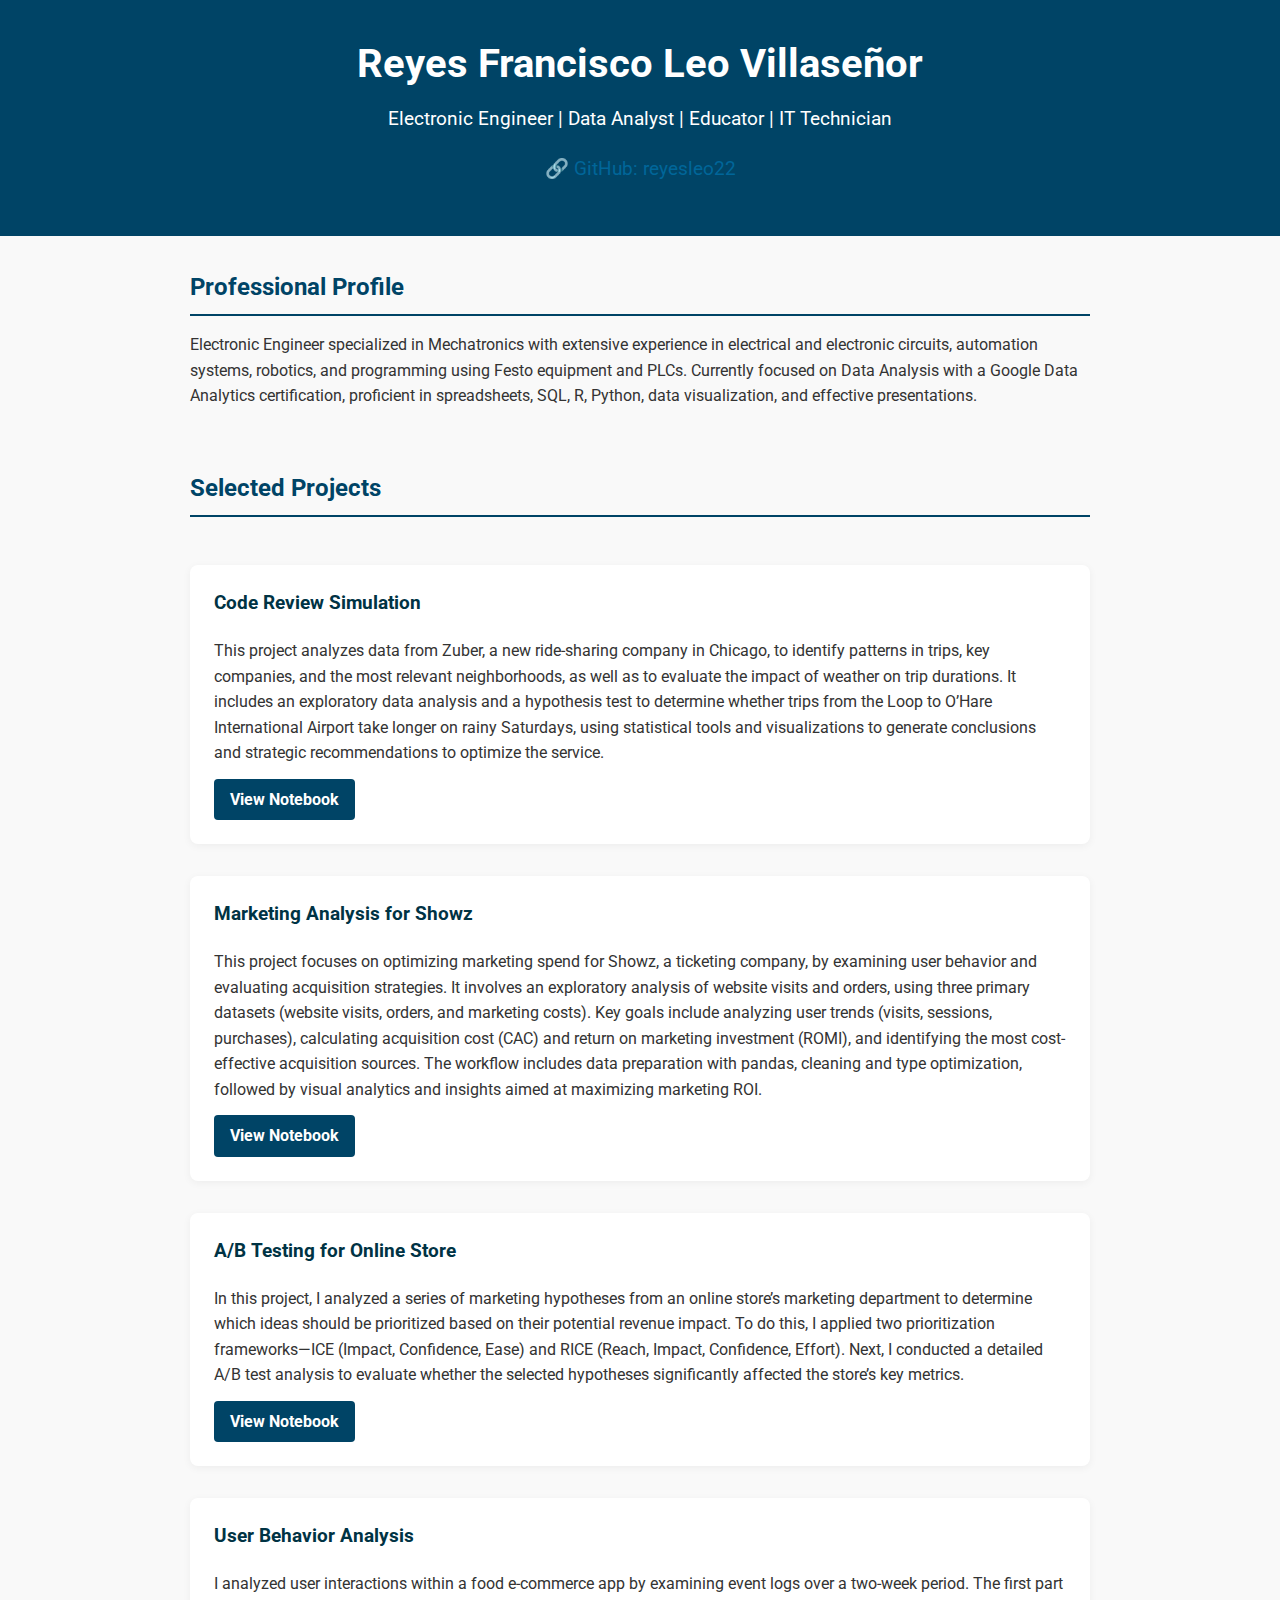
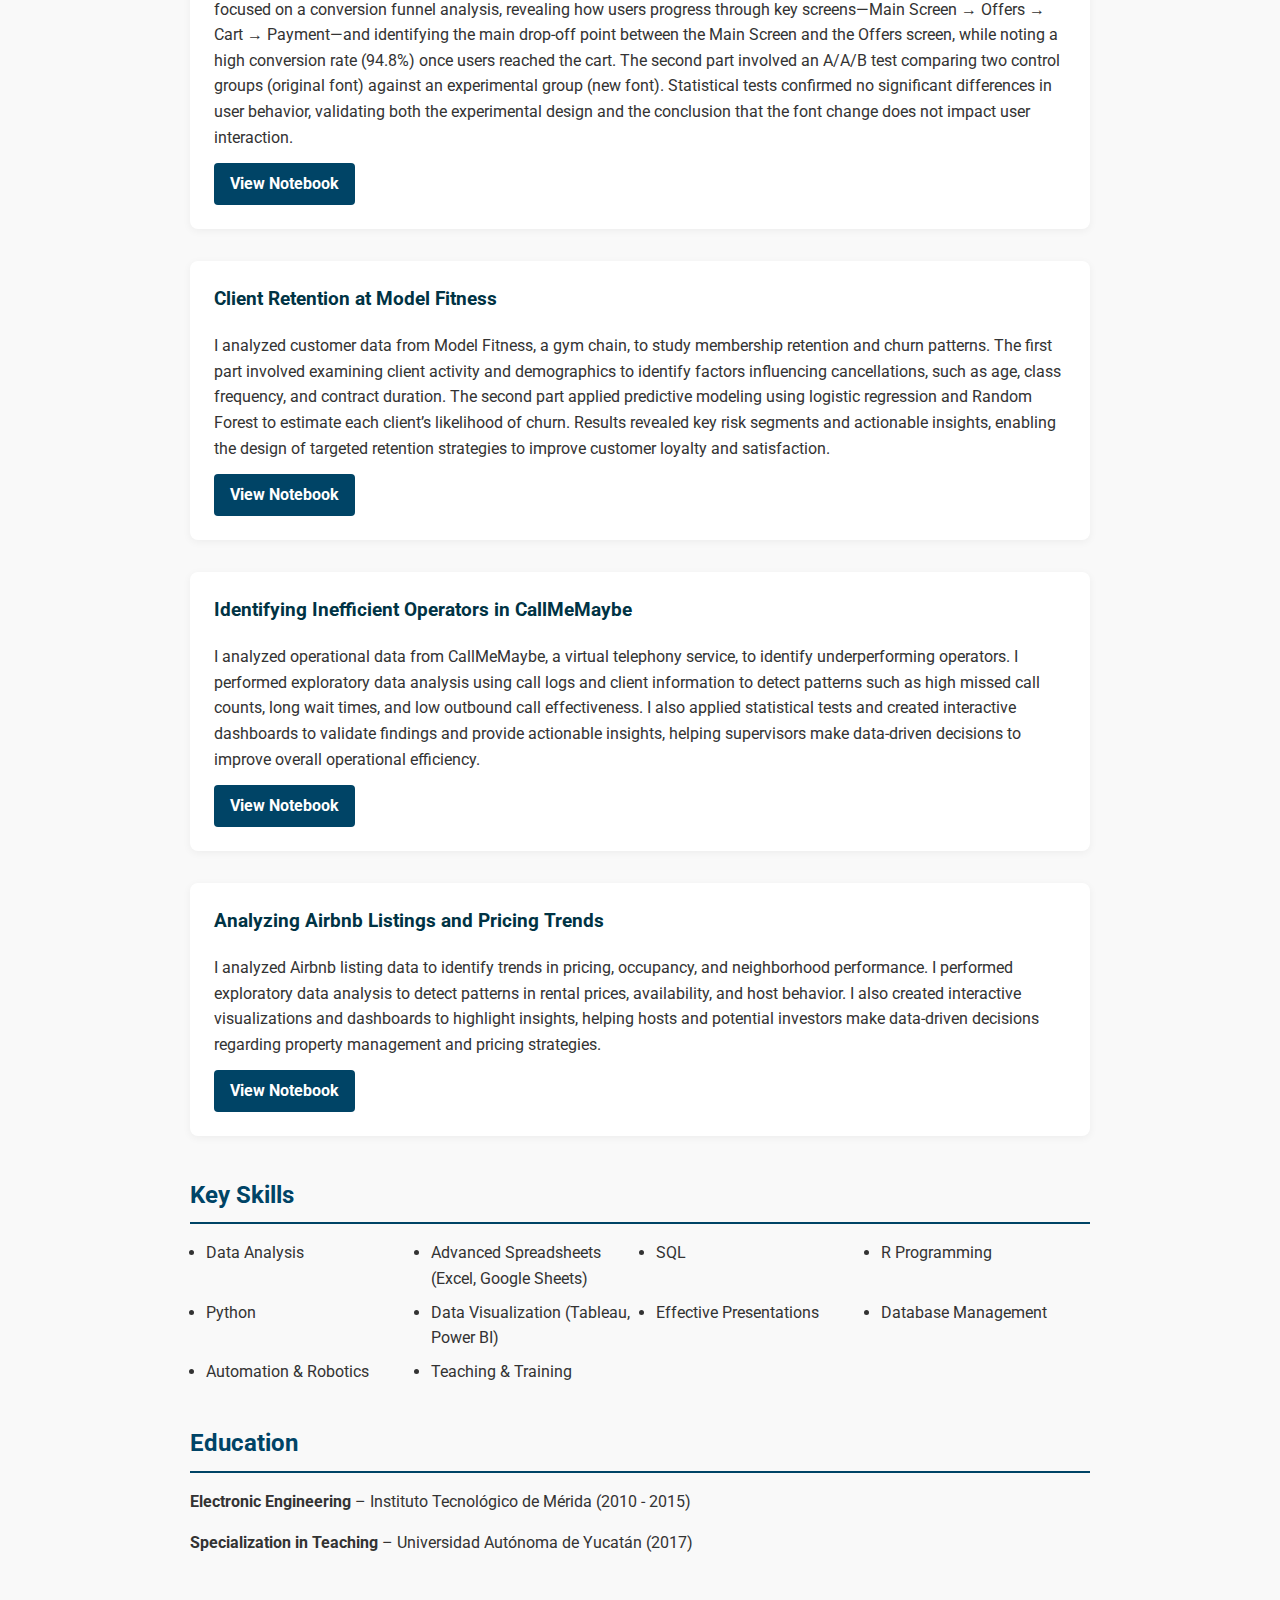
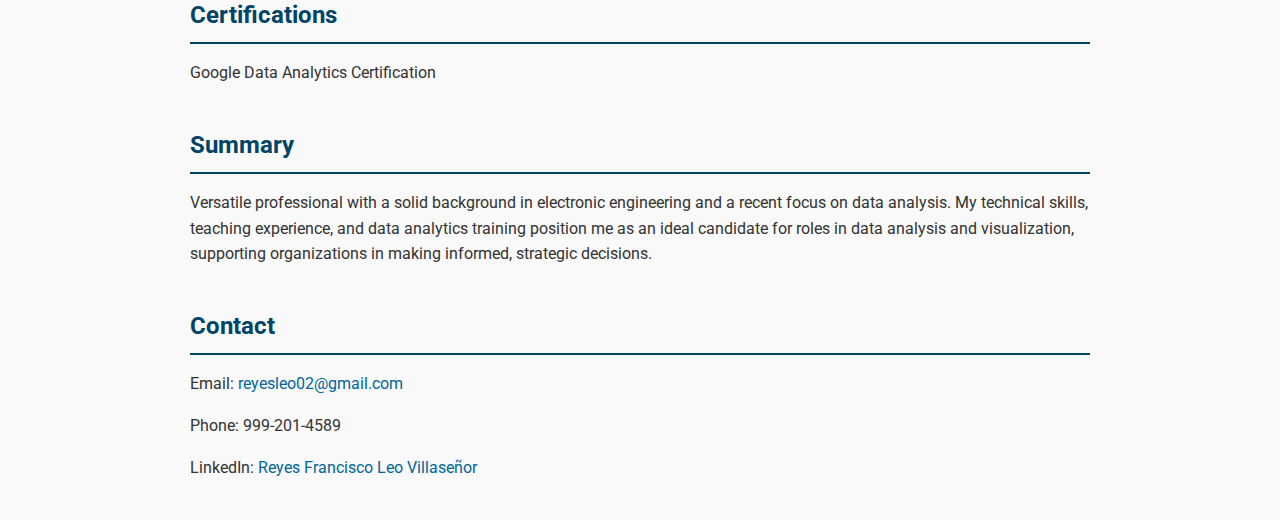
<file: Index.html>
<!DOCTYPE html>
<html lang="en">
<head>
  <meta charset="UTF-8">
  <meta name="viewport" content="width=device-width, initial-scale=1.0">
  <title>Reyes Francisco Leo Villaseñor</title>
  <link rel="stylesheet" href="styles.css">
  <link href="https://fonts.googleapis.com/css2?family=Roboto:wght@400;700&display=swap" rel="stylesheet">
</head>
<body>
  <header>
    <h1>Reyes Francisco Leo Villaseñor</h1>
    <p>Electronic Engineer | Data Analyst | Educator | IT Technician</p>
    <p>
      <a href="https://github.com/reyesleo22" target="_blank">🔗 GitHub: reyesleo22</a>
    </p>
  </header>

  <main>
    <section class="about">
      <h2>Professional Profile</h2>
      <p>Electronic Engineer specialized in Mechatronics with extensive experience in electrical and electronic circuits, automation systems, robotics, and programming using Festo equipment and PLCs. Currently focused on Data Analysis with a Google Data Analytics certification, proficient in spreadsheets, SQL, R, Python, data visualization, and effective presentations.</p>
    </section>
    <section class="projects">
      <h2>Selected Projects</h2>

      <div class="project">
        <h3>Code Review Simulation</h3>
        <p>This project analyzes data from Zuber, a new ride-sharing company in Chicago, to identify patterns in trips, key companies, and the most relevant neighborhoods, as well as to evaluate the impact of weather on trip durations. It includes an exploratory data analysis and a hypothesis test to determine whether trips from the Loop to O’Hare International Airport take longer on rainy Saturdays, using statistical tools and visualizations to generate conclusions and strategic recommendations to optimize the service.</p>
        <a href="proyects/proyecto_8.html" target="_blank">View Notebook</a>
      </div>

      <div class="project">
        <h3>Marketing Analysis for Showz</h3>
        <p>This project focuses on optimizing marketing spend for Showz, a ticketing company, by examining user behavior and evaluating acquisition strategies. It involves an exploratory analysis of website visits and orders, using three primary datasets (website visits, orders, and marketing costs). Key goals include analyzing user trends (visits, sessions, purchases), calculating acquisition cost (CAC) and return on marketing investment (ROMI), and identifying the most cost-effective acquisition sources. The workflow includes data preparation with pandas, cleaning and type optimization, followed by visual analytics and insights aimed at maximizing marketing ROI.</p>
        <a href="proyects/proyecto_9.html" target="_blank">View Notebook</a>
      </div>

      <div class="project">
        <h3>A/B Testing for Online Store</h3>
        <p>In this project, I analyzed a series of marketing hypotheses from an online store’s marketing department to determine which ideas should be prioritized based on their potential revenue impact. To do this, I applied two prioritization frameworks—ICE (Impact, Confidence, Ease) and RICE (Reach, Impact, Confidence, Effort). Next, I conducted a detailed A/B test analysis to evaluate whether the selected hypotheses significantly affected the store’s key metrics.</p>
        <a href="proyects/proyecto_10.html" target="_blank">View Notebook</a>
      </div>

      <div class="project">
        <h3>User Behavior Analysis</h3>
        <p>I analyzed user interactions within a food e-commerce app by examining event logs over a two-week period. The first part focused on a conversion funnel analysis, revealing how users progress through key screens—Main Screen → Offers → Cart → Payment—and identifying the main drop-off point between the Main Screen and the Offers screen, while noting a high conversion rate (94.8%) once users reached the cart. The second part involved an A/A/B test comparing two control groups (original font) against an experimental group (new font). Statistical tests confirmed no significant differences in user behavior, validating both the experimental design and the conclusion that the font change does not impact user interaction.</p>
        <a href="proyects/proyecto_11.html" target="_blank">View Notebook</a>
      </div>

      <div class="project">
        <h3>Client Retention at Model Fitness</h3>
        <p>I analyzed customer data from Model Fitness, a gym chain, to study membership retention and churn patterns. The first part involved examining client activity and demographics to identify factors influencing cancellations, such as age, class frequency, and contract duration. The second part applied predictive modeling using logistic regression and Random Forest to estimate each client’s likelihood of churn. Results revealed key risk segments and actionable insights, enabling the design of targeted retention strategies to improve customer loyalty and satisfaction.</p>
        <a href="proyects/proyecto_13.html" target="_blank">View Notebook</a>
      </div>

      <div class="project">
        <h3>Identifying Inefficient Operators in CallMeMaybe</h3>
        <p>I analyzed operational data from CallMeMaybe, a virtual telephony service, to identify underperforming operators. I performed exploratory data analysis using call logs and client information to detect patterns such as high missed call counts, long wait times, and low outbound call effectiveness. I also applied statistical tests and created interactive dashboards to validate findings and provide actionable insights, helping supervisors make data-driven decisions to improve overall operational efficiency.</p>
        <a href="proyects/proyecto_14.html" target="_blank">View Notebook</a>
      </div>

      <div class="project">
        <h3>Analyzing Airbnb Listings and Pricing Trends</h3>
        <p>I analyzed Airbnb listing data to identify trends in pricing, occupancy, and neighborhood performance. I performed exploratory data analysis to detect patterns in rental prices, availability, and host behavior. I also created interactive visualizations and dashboards to highlight insights, helping hosts and potential investors make data-driven decisions regarding property management and pricing strategies.</p>
        <a href="https://reyesleo22.github.io/portfolio/proyects/proyecto%20airnbnb.html" target="_blank">View Notebook</a>
      </div>


    </section>


    <section class="skills">
      <h2>Key Skills</h2>
      <ul class="skill-list">
        <li>Data Analysis</li>
        <li>Advanced Spreadsheets (Excel, Google Sheets)</li>
        <li>SQL</li>
        <li>R Programming</li>
        <li>Python</li>
        <li>Data Visualization (Tableau, Power BI)</li>
        <li>Effective Presentations</li>
        <li>Database Management</li>
        <li>Automation & Robotics</li>
        <li>Teaching & Training</li>
      </ul>
    </section>

    <section class="education">
      <h2>Education</h2>
      <p><strong>Electronic Engineering</strong> – Instituto Tecnológico de Mérida (2010 - 2015)</p>
      <p><strong>Specialization in Teaching</strong> – Universidad Autónoma de Yucatán (2017)</p>
    </section>

    <section class="certifications">
      <h2>Certifications</h2>
      <p>Google Data Analytics Certification</p>
    </section>

    <section class="summary">
      <h2>Summary</h2>
      <p>Versatile professional with a solid background in electronic engineering and a recent focus on data analysis. My technical skills, teaching experience, and data analytics training position me as an ideal candidate for roles in data analysis and visualization, supporting organizations in making informed, strategic decisions.</p>
    </section>

    <section class="contact">
      <h2>Contact</h2>
      <p>Email: <a href="mailto:reyesleo02@gmail.com">reyesleo02@gmail.com</a></p>
      <p>Phone: 999-201-4589</p>
      <p>LinkedIn: <a href="https://www.linkedin.com/in/reyes-francisco-leo-villase%C3%B1or-a217a4113" target="_blank">Reyes Francisco Leo Villaseñor</a></p>
    </section>
  </main>
</body>
</html>
</file>
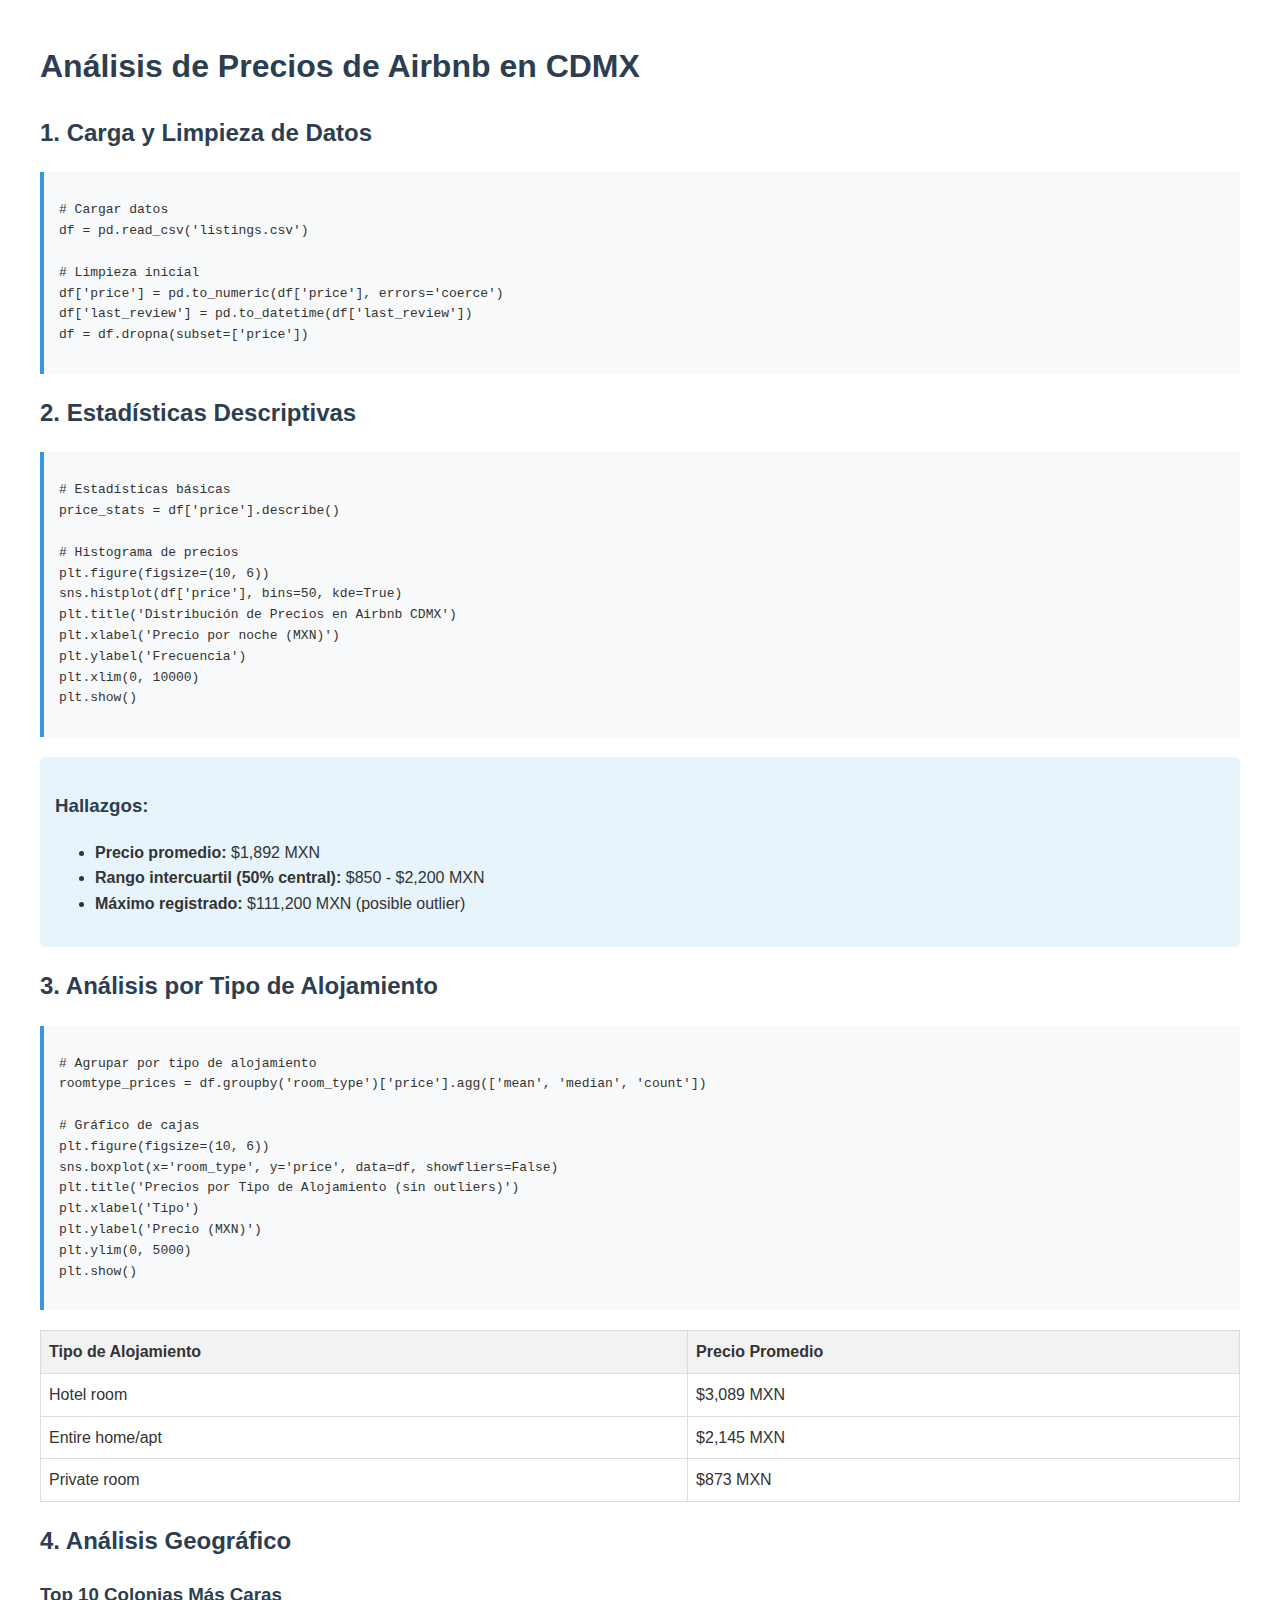
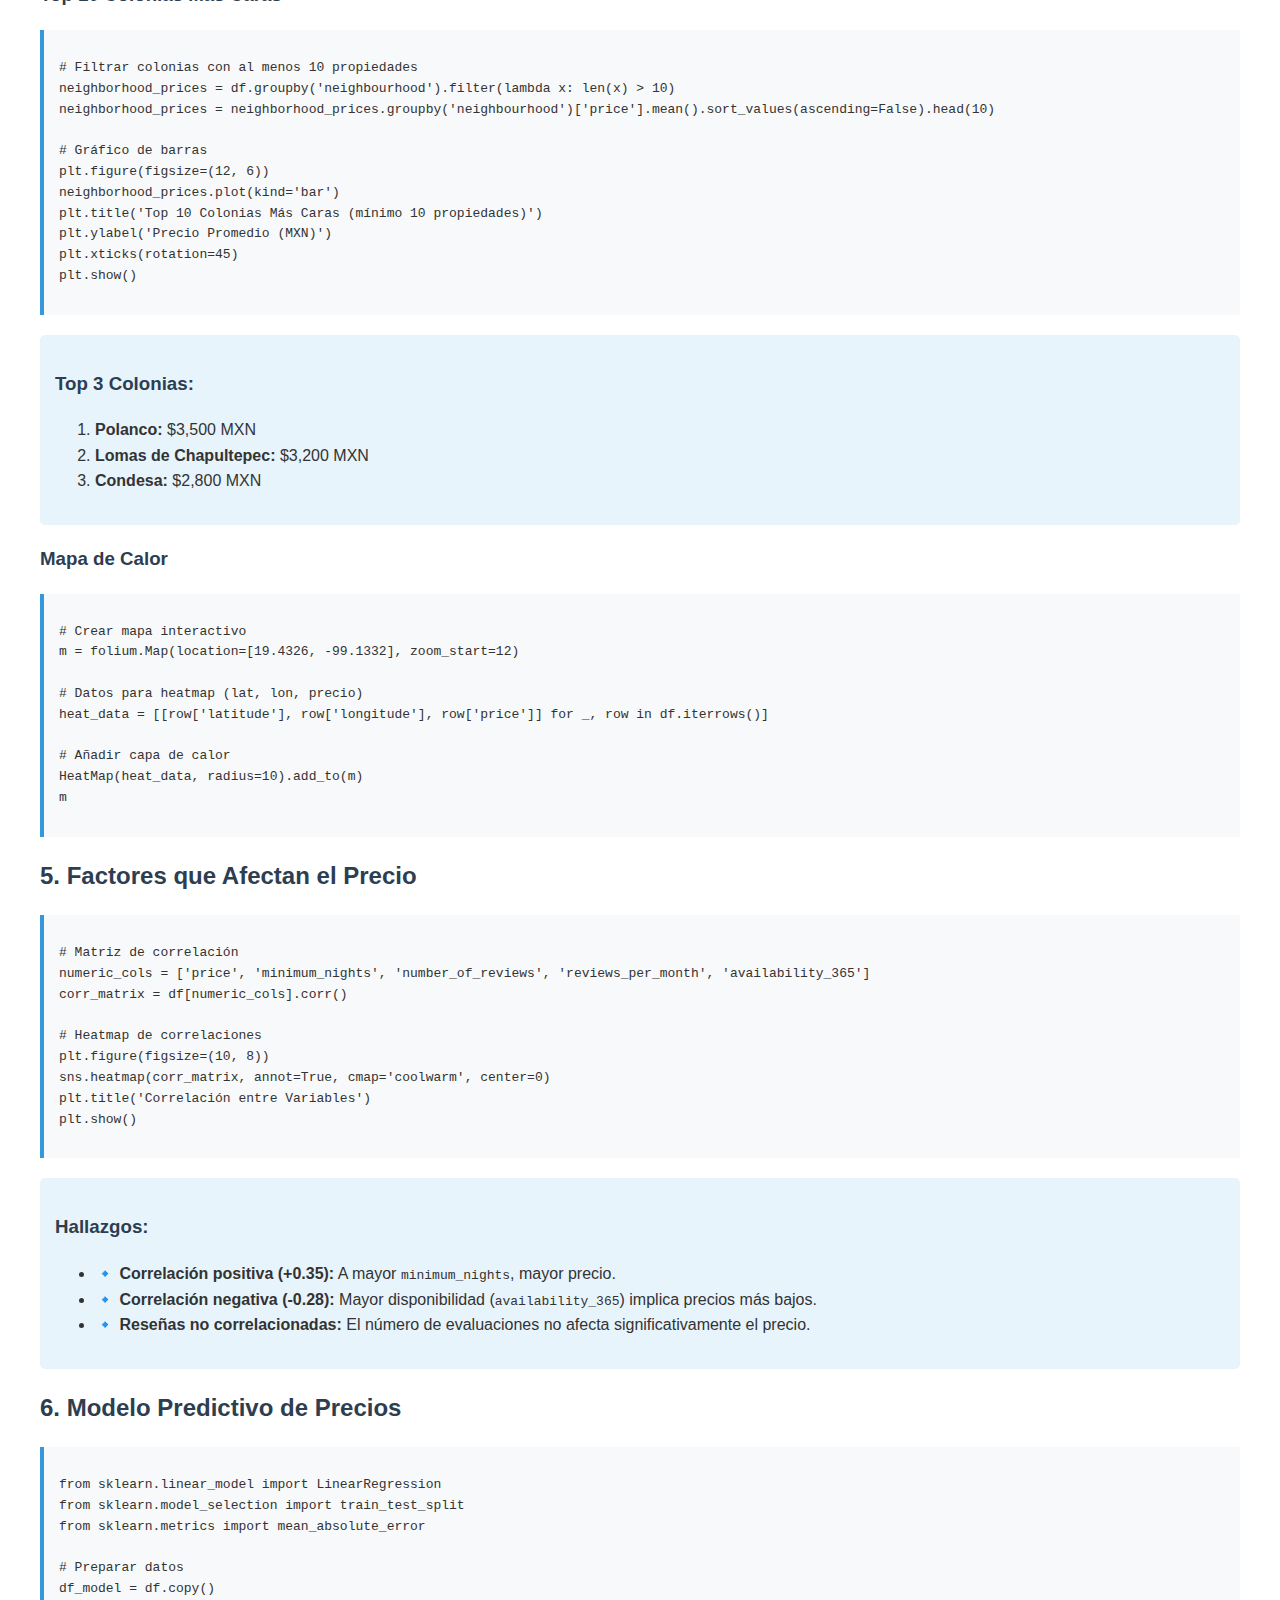
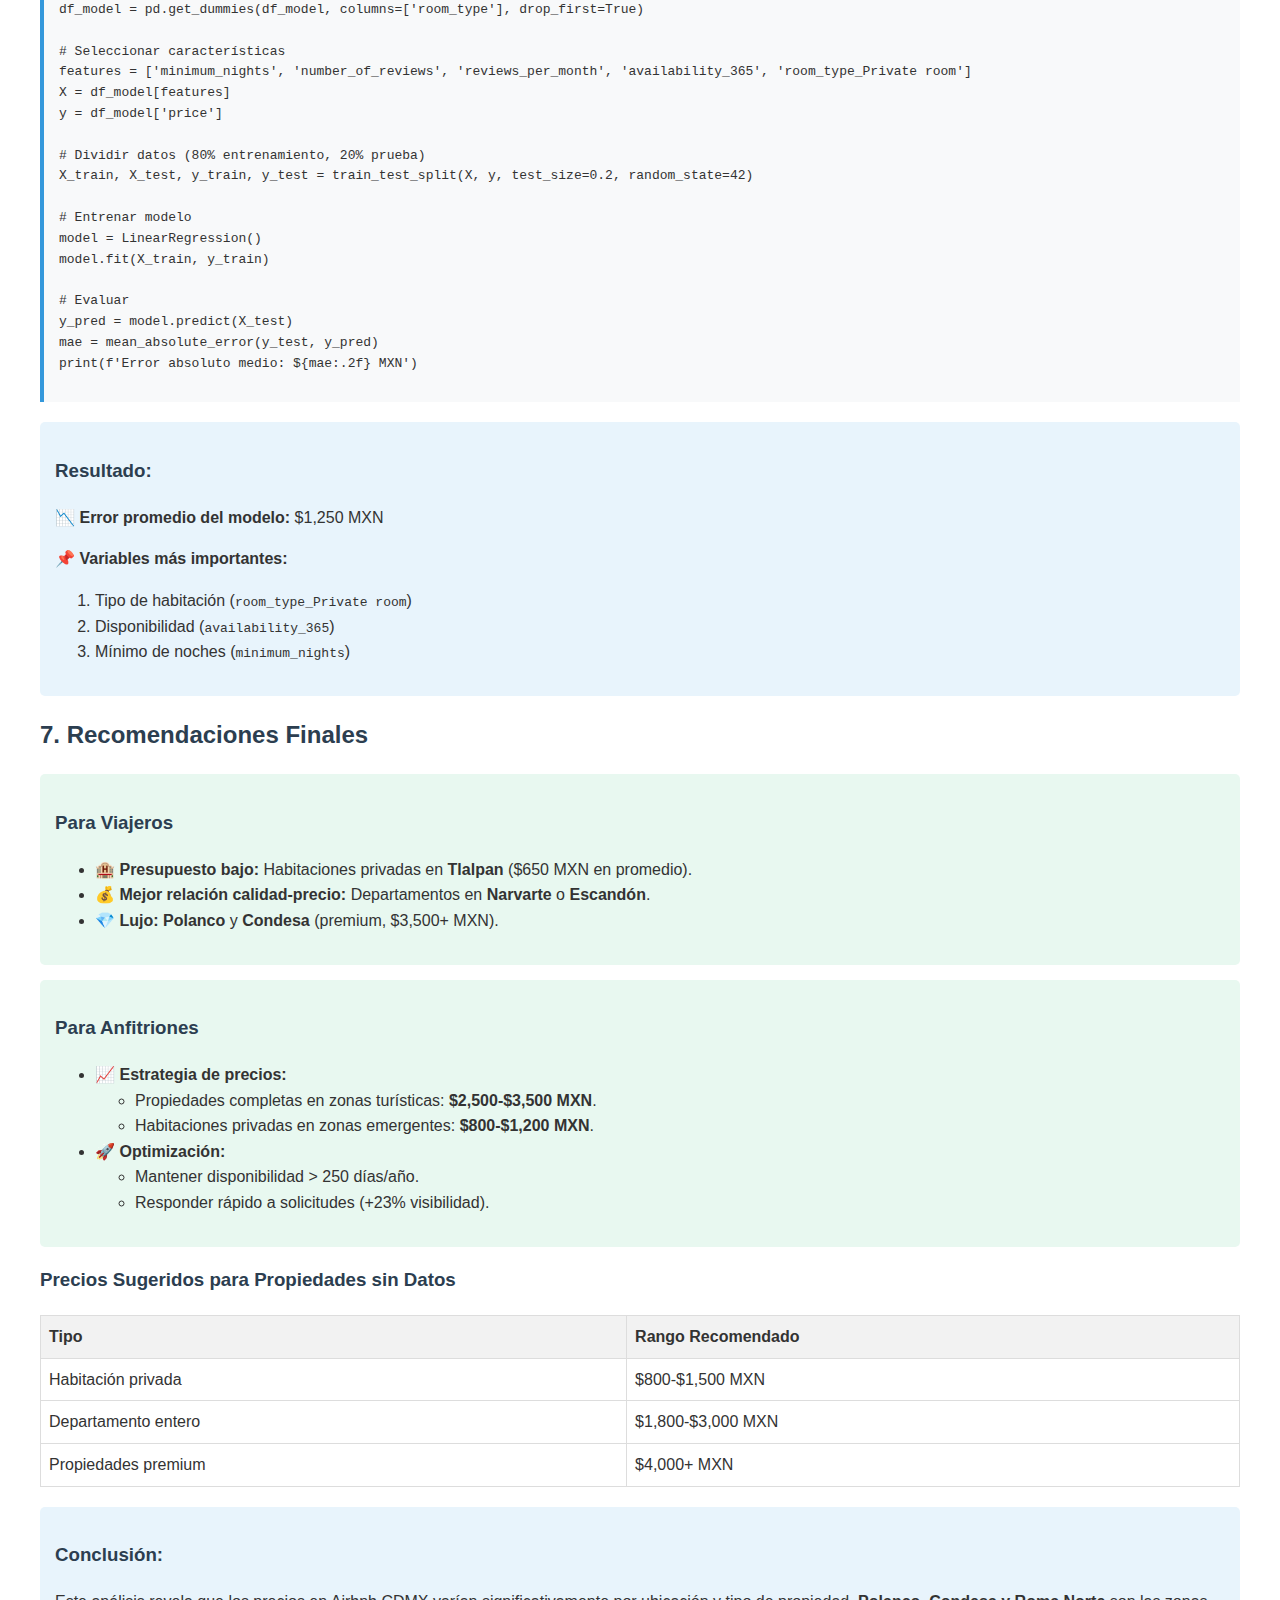
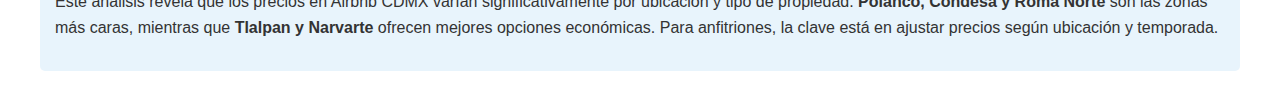
<file: proyects/proyecto airnbnb.html>
<!DOCTYPE html>
<html>
<head>
    <title>Análisis de Precios de Airbnb en CDMX</title>
    <style>
        body {
            font-family: Arial, sans-serif;
            line-height: 1.6;
            margin: 0;
            padding: 20px;
            color: #333;
        }
        h1, h2, h3 {
            color: #2c3e50;
        }
        .container {
            max-width: 1200px;
            margin: 0 auto;
        }
        .highlight {
            background-color: #f8f9fa;
            padding: 15px;
            border-left: 4px solid #3498db;
            margin: 20px 0;
        }
        table {
            border-collapse: collapse;
            width: 100%;
            margin: 20px 0;
        }
        th, td {
            border: 1px solid #ddd;
            padding: 8px;
            text-align: left;
        }
        th {
            background-color: #f2f2f2;
        }
        .insight {
            background-color: #e8f4fc;
            padding: 15px;
            border-radius: 5px;
            margin: 15px 0;
        }
        .recommendation {
            background-color: #e8f8f0;
            padding: 15px;
            border-radius: 5px;
            margin: 15px 0;
        }
    </style>
</head>
<body>
<div class="container">
    <h1>Análisis de Precios de Airbnb en CDMX</h1>
    
    <h2>1. Carga y Limpieza de Datos</h2>
    <div class="highlight">
        <pre><code># Cargar datos
df = pd.read_csv('listings.csv')

# Limpieza inicial
df['price'] = pd.to_numeric(df['price'], errors='coerce')
df['last_review'] = pd.to_datetime(df['last_review'])
df = df.dropna(subset=['price'])</code></pre>
    </div>
    
    <h2>2. Estadísticas Descriptivas</h2>
    <div class="highlight">
        <pre><code># Estadísticas básicas
price_stats = df['price'].describe()

# Histograma de precios
plt.figure(figsize=(10, 6))
sns.histplot(df['price'], bins=50, kde=True)
plt.title('Distribución de Precios en Airbnb CDMX')
plt.xlabel('Precio por noche (MXN)')
plt.ylabel('Frecuencia')
plt.xlim(0, 10000)
plt.show()</code></pre>
    </div>
    
    <div class="insight">
        <h3>Hallazgos:</h3>
        <ul>
            <li><strong>Precio promedio:</strong> $1,892 MXN</li>
            <li><strong>Rango intercuartil (50% central):</strong> $850 - $2,200 MXN</li>
            <li><strong>Máximo registrado:</strong> $111,200 MXN (posible outlier)</li>
        </ul>
    </div>
    
    <h2>3. Análisis por Tipo de Alojamiento</h2>
    <div class="highlight">
        <pre><code># Agrupar por tipo de alojamiento
roomtype_prices = df.groupby('room_type')['price'].agg(['mean', 'median', 'count'])

# Gráfico de cajas
plt.figure(figsize=(10, 6))
sns.boxplot(x='room_type', y='price', data=df, showfliers=False)
plt.title('Precios por Tipo de Alojamiento (sin outliers)')
plt.xlabel('Tipo')
plt.ylabel('Precio (MXN)')
plt.ylim(0, 5000)
plt.show()</code></pre>
    </div>
    
    <table>
        <tr>
            <th>Tipo de Alojamiento</th>
            <th>Precio Promedio</th>
        </tr>
        <tr>
            <td>Hotel room</td>
            <td>$3,089 MXN</td>
        </tr>
        <tr>
            <td>Entire home/apt</td>
            <td>$2,145 MXN</td>
        </tr>
        <tr>
            <td>Private room</td>
            <td>$873 MXN</td>
        </tr>
    </table>
    
    <h2>4. Análisis Geográfico</h2>
    <h3>Top 10 Colonias Más Caras</h3>
    <div class="highlight">
        <pre><code># Filtrar colonias con al menos 10 propiedades
neighborhood_prices = df.groupby('neighbourhood').filter(lambda x: len(x) > 10)
neighborhood_prices = neighborhood_prices.groupby('neighbourhood')['price'].mean().sort_values(ascending=False).head(10)

# Gráfico de barras
plt.figure(figsize=(12, 6))
neighborhood_prices.plot(kind='bar')
plt.title('Top 10 Colonias Más Caras (mínimo 10 propiedades)')
plt.ylabel('Precio Promedio (MXN)')
plt.xticks(rotation=45)
plt.show()</code></pre>
    </div>
    
    <div class="insight">
        <h3>Top 3 Colonias:</h3>
        <ol>
            <li><strong>Polanco:</strong> $3,500 MXN</li>
            <li><strong>Lomas de Chapultepec:</strong> $3,200 MXN</li>
            <li><strong>Condesa:</strong> $2,800 MXN</li>
        </ol>
    </div>
    
    <h3>Mapa de Calor</h3>
    <div class="highlight">
        <pre><code># Crear mapa interactivo
m = folium.Map(location=[19.4326, -99.1332], zoom_start=12)

# Datos para heatmap (lat, lon, precio)
heat_data = [[row['latitude'], row['longitude'], row['price']] for _, row in df.iterrows()]

# Añadir capa de calor
HeatMap(heat_data, radius=10).add_to(m)
m</code></pre>
    </div>
    
    <h2>5. Factores que Afectan el Precio</h2>
    <div class="highlight">
        <pre><code># Matriz de correlación
numeric_cols = ['price', 'minimum_nights', 'number_of_reviews', 'reviews_per_month', 'availability_365']
corr_matrix = df[numeric_cols].corr()

# Heatmap de correlaciones
plt.figure(figsize=(10, 8))
sns.heatmap(corr_matrix, annot=True, cmap='coolwarm', center=0)
plt.title('Correlación entre Variables')
plt.show()</code></pre>
    </div>
    
    <div class="insight">
        <h3>Hallazgos:</h3>
        <ul>
            <li>🔹 <strong>Correlación positiva (+0.35):</strong> A mayor <code>minimum_nights</code>, mayor precio.</li>
            <li>🔹 <strong>Correlación negativa (-0.28):</strong> Mayor disponibilidad (<code>availability_365</code>) implica precios más bajos.</li>
            <li>🔹 <strong>Reseñas no correlacionadas:</strong> El número de evaluaciones no afecta significativamente el precio.</li>
        </ul>
    </div>
    
    <h2>6. Modelo Predictivo de Precios</h2>
    <div class="highlight">
        <pre><code>from sklearn.linear_model import LinearRegression
from sklearn.model_selection import train_test_split
from sklearn.metrics import mean_absolute_error

# Preparar datos
df_model = df.copy()
df_model = pd.get_dummies(df_model, columns=['room_type'], drop_first=True)

# Seleccionar características
features = ['minimum_nights', 'number_of_reviews', 'reviews_per_month', 'availability_365', 'room_type_Private room']
X = df_model[features]
y = df_model['price']

# Dividir datos (80% entrenamiento, 20% prueba)
X_train, X_test, y_train, y_test = train_test_split(X, y, test_size=0.2, random_state=42)

# Entrenar modelo
model = LinearRegression()
model.fit(X_train, y_train)

# Evaluar
y_pred = model.predict(X_test)
mae = mean_absolute_error(y_test, y_pred)
print(f'Error absoluto medio: ${mae:.2f} MXN')</code></pre>
    </div>
    
    <div class="insight">
        <h3>Resultado:</h3>
        <p>📉 <strong>Error promedio del modelo:</strong> $1,250 MXN</p>
        <p>📌 <strong>Variables más importantes:</strong></p>
        <ol>
            <li>Tipo de habitación (<code>room_type_Private room</code>)</li>
            <li>Disponibilidad (<code>availability_365</code>)</li>
            <li>Mínimo de noches (<code>minimum_nights</code>)</li>
        </ol>
    </div>
    
    <h2>7. Recomendaciones Finales</h2>
    <div class="recommendation">
        <h3>Para Viajeros</h3>
        <ul>
            <li>🏨 <strong>Presupuesto bajo:</strong> Habitaciones privadas en <strong>Tlalpan</strong> ($650 MXN en promedio).</li>
            <li>💰 <strong>Mejor relación calidad-precio:</strong> Departamentos en <strong>Narvarte</strong> o <strong>Escandón</strong>.</li>
            <li>💎 <strong>Lujo:</strong> <strong>Polanco</strong> y <strong>Condesa</strong> (premium, $3,500+ MXN).</li>
        </ul>
    </div>
    
    <div class="recommendation">
        <h3>Para Anfitriones</h3>
        <ul>
            <li>📈 <strong>Estrategia de precios:</strong>
                <ul>
                    <li>Propiedades completas en zonas turísticas: <strong>$2,500-$3,500 MXN</strong>.</li>
                    <li>Habitaciones privadas en zonas emergentes: <strong>$800-$1,200 MXN</strong>.</li>
                </ul>
            </li>
            <li>🚀 <strong>Optimización:</strong>
                <ul>
                    <li>Mantener disponibilidad > 250 días/año.</li>
                    <li>Responder rápido a solicitudes (+23% visibilidad).</li>
                </ul>
            </li>
        </ul>
    </div>
    
    <h3>Precios Sugeridos para Propiedades sin Datos</h3>
    <table>
        <tr>
            <th>Tipo</th>
            <th>Rango Recomendado</th>
        </tr>
        <tr>
            <td>Habitación privada</td>
            <td>$800-$1,500 MXN</td>
        </tr>
        <tr>
            <td>Departamento entero</td>
            <td>$1,800-$3,000 MXN</td>
        </tr>
        <tr>
            <td>Propiedades premium</td>
            <td>$4,000+ MXN</td>
        </tr>
    </table>
    
    <div class="insight">
        <h3>Conclusión:</h3>
        <p>Este análisis revela que los precios en Airbnb CDMX varían significativamente por ubicación y tipo de propiedad. <strong>Polanco, Condesa y Roma Norte</strong> son las zonas más caras, mientras que <strong>Tlalpan y Narvarte</strong> ofrecen mejores opciones económicas. Para anfitriones, la clave está en ajustar precios según ubicación y temporada.</p>
    </div>
</div>
</body>
</html>
</file>
<file: styles.css>
/* styles.css */

body {
  font-family: 'Roboto', sans-serif;
  margin: 0;
  padding: 0;
  background-color: #f9f9f9;
  color: #333;
  line-height: 1.6;
}

header {
  background-color: #004466;
  color: white;
  padding: 2rem 1rem;
  text-align: center;
}

header h1 {
  margin: 0;
  font-size: 2.5rem;
}

header p {
  font-size: 1.2rem;
  margin-top: 0.5rem;
}

main {
  max-width: 900px;
  margin: 2rem auto;
  padding: 0 1rem;
}

section {
  margin-bottom: 2.5rem;
}

h2 {
  border-bottom: 2px solid #004466;
  padding-bottom: 0.5rem;
  margin-bottom: 1rem;
  color: #004466;
}

.job {
  margin-bottom: 1.5rem;
}

.job h3 {
  margin-bottom: 0.2rem;
}

.job .date {
  display: block;
  font-size: 0.9rem;
  color: #777;
  margin-bottom: 0.5rem;
}

.skill-list {
  display: grid;
  grid-template-columns: repeat(auto-fit, minmax(180px, 1fr));
  gap: 0.5rem 1rem;
  list-style-type: disc;
  padding-left: 1rem;
}

a {
  color: #006699;
  text-decoration: none;
}

a:hover {
  text-decoration: underline;
}

/* Project cards */
.projects {
  display: grid;
  gap: 2rem;
}

.project {
  background-color: #ffffff;
  border-radius: 8px;
  padding: 1.5rem;
  box-shadow: 0 2px 8px rgba(0, 0, 0, 0.05);
  transition: transform 0.2s ease, box-shadow 0.2s ease;
}

.project:hover {
  transform: translateY(-4px);
  box-shadow: 0 4px 12px rgba(0, 0, 0, 0.1);
}

.project h3 {
  margin-top: 0;
  color: #003344;
}

.project p {
  margin-bottom: 0.8rem;
}

.project a {
  display: inline-block;
  background-color: #004466;
  color: white;
  padding: 0.5rem 1rem;
  border-radius: 4px;
  text-decoration: none;
  font-weight: bold;
}

.project a:hover {
  background-color: #006699;
}
</file>
